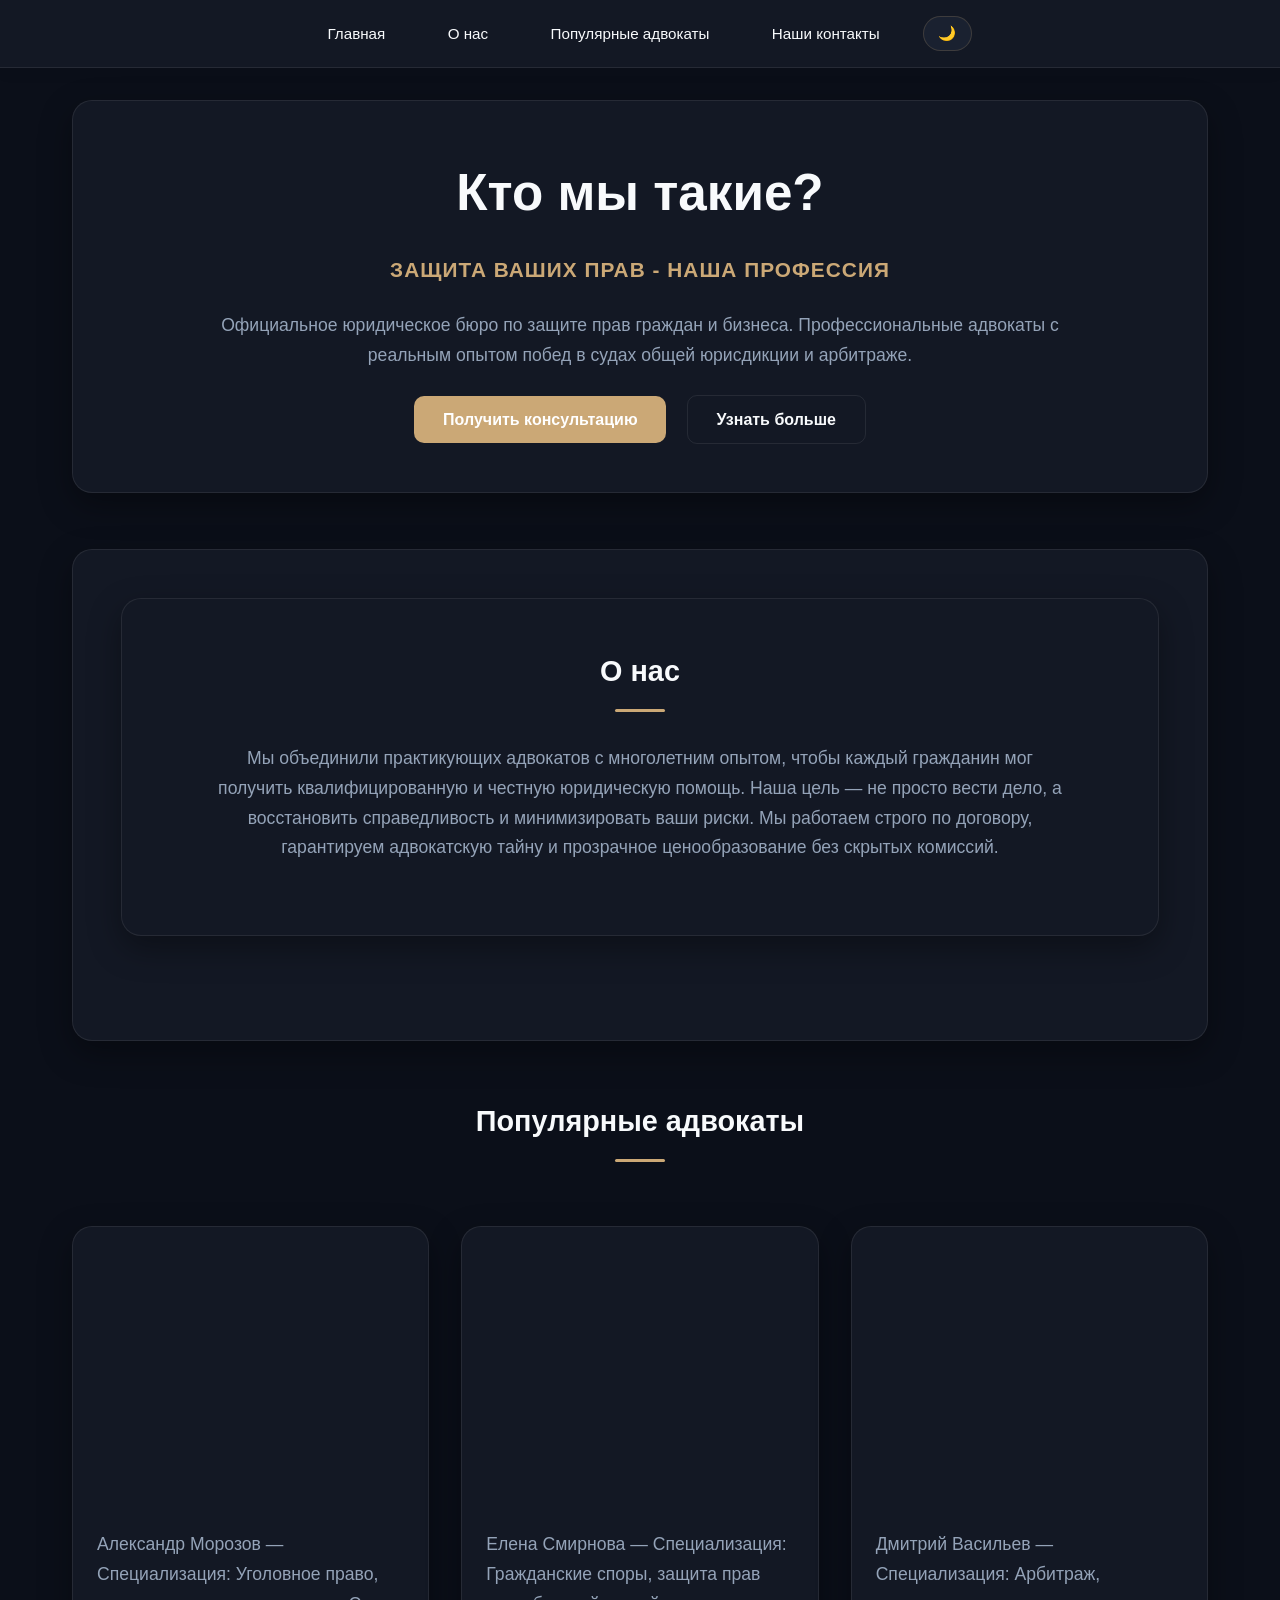
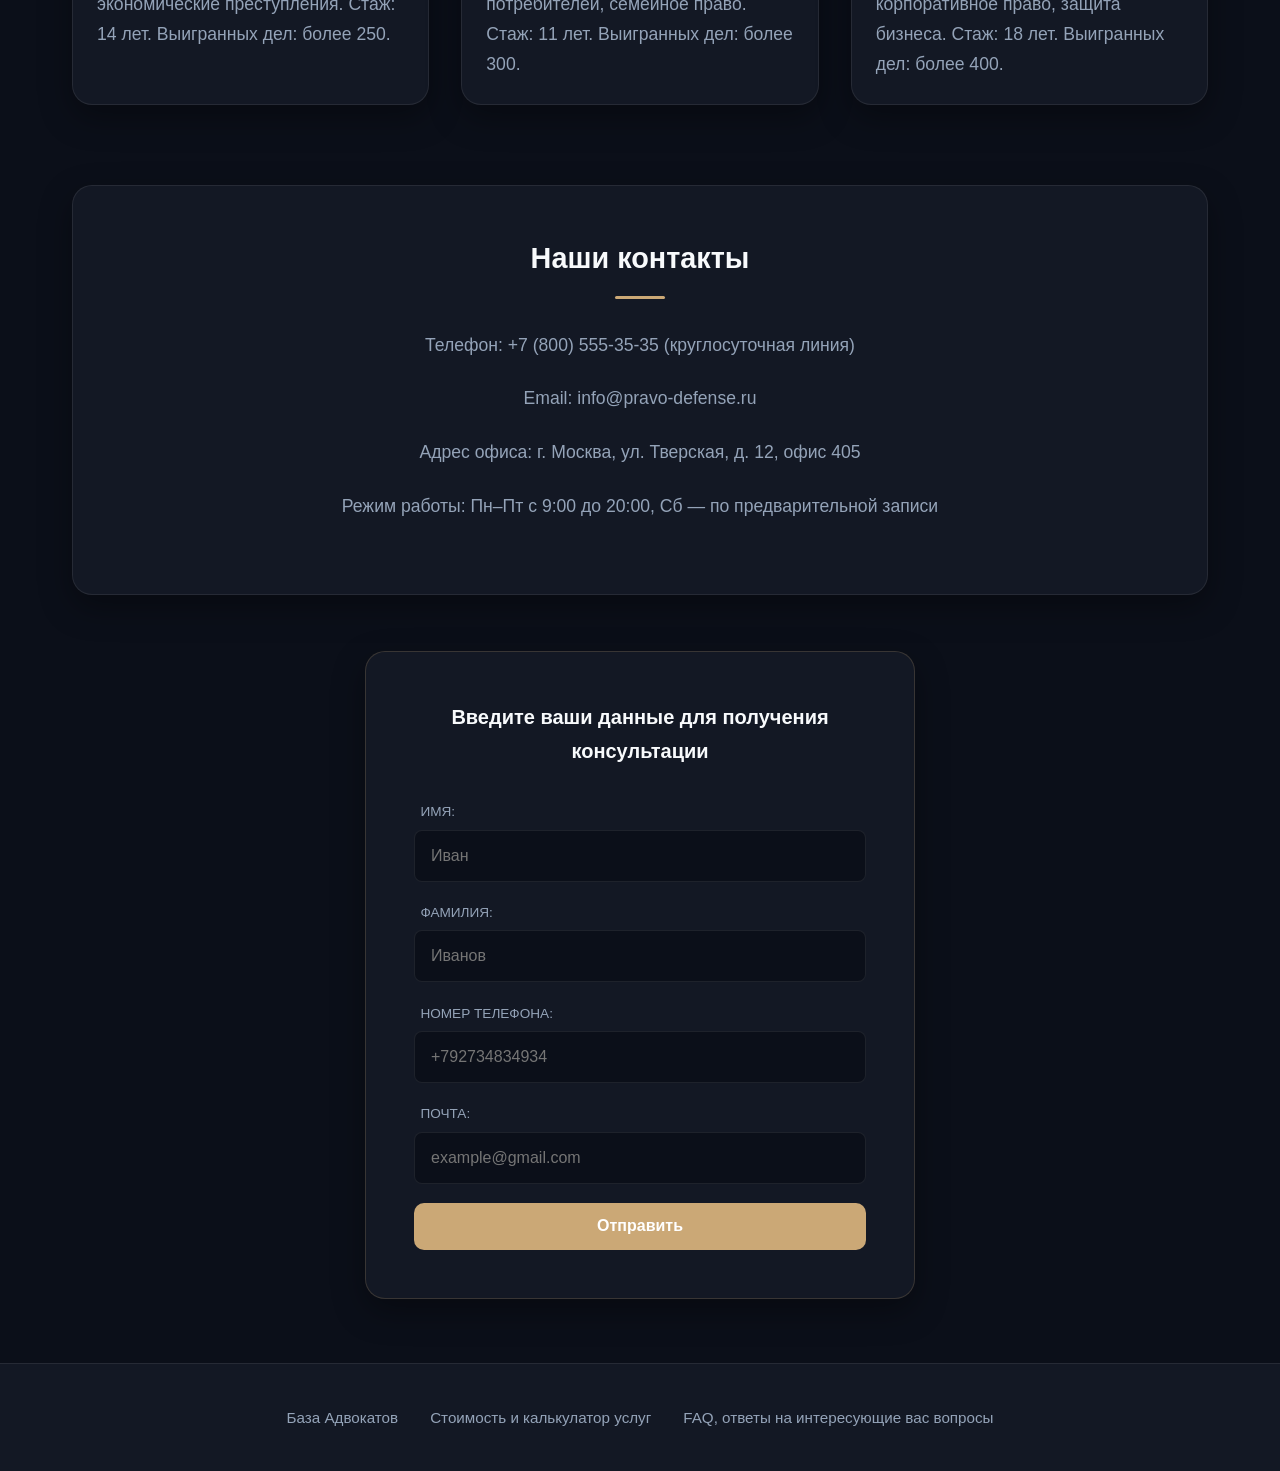
<file: index.html>
<!DOCTYPE html>
<html lang="ru" data-theme="light">
<head>
  <meta charset="UTF-8">
  <meta name="viewport" content="width=device-width, initial-scale=1.0">
  <link rel="stylesheet" href="style.css">
  <script src="java.js"></script>
  <title>Адвокат.net</title>
</head>
<body>
  <header>
  <nav>
    <ul>
      <li><a href="#block_1">Главная</a></li>
      <li><a href="#onas">О нас</a></li>
      <li><a href="#lawyers">Популярные адвокаты</a></li>
      <li><a href="#reg">Наши контакты</a></li>
      <li><button id="theme-toggle">🌙</button></li>
    </ul>
  </nav>
</header>
  <main>
    <article>
    <section>
      <div class="block_1">
        <h1 id="block_1">Кто мы такие?</h1>
        <p id="slogan">Защита ваших прав - наша профессия</p>
        <p id="regular_text">Официальное юридическое бюро по защите прав граждан и бизнеса. Профессиональные адвокаты с реальным опытом побед в судах общей юрисдикции и арбитраже.</p>
        <a href="#registration"><button id="frts_btn" type="submit">Получить консультацию</button></a>
        <a href="#" target="_blank" rel="noopener noreferrer"><button id="sec_btn" type="button">Узнать больше</button></a>
      </section>
      </div>
    <section id="onas">
      <div class="block_2">
      <h2 >О нас</h2>
        <p>Мы объединили практикующих адвокатов с многолетним опытом, чтобы каждый гражданин мог получить квалифицированную и честную юридическую помощь. Наша цель — не просто вести дело, а восстановить справедливость и минимизировать ваши риски. Мы работаем строго по договору, гарантируем адвокатскую тайну и прозрачное ценообразование без скрытых комиссий.</p>
     </div>

    </section>
    <section id="lawyers">
      <h2>Популярные адвокаты</h2>
      <p>Александр Морозов — Специализация: Уголовное право, экономические преступления. Стаж: 14 лет. Выигранных дел: более 250.</p>
      <p>Елена Смирнова — Специализация: Гражданские споры, защита прав потребителей, семейное право. Стаж: 11 лет. Выигранных дел: более 300.</p>
      <p>Дмитрий Васильев — Специализация: Арбитраж, корпоративное право, защита бизнеса. Стаж: 18 лет. Выигранных дел: более 400.</p>
    </section>
    <section>
      <h2>Наши контакты</h2>
      <p>Телефон: +7 (800) 555-35-35 (круглосуточная линия)</p>
      <p>Email: info@pravo-defense.ru</p>
      <p>Адрес офиса: г. Москва, ул. Тверская, д. 12, офис 405</p>
      <p>Режим работы: Пн–Пт с 9:00 до 20:00, Сб — по предварительной записи</p>
    </section>
    <section id="reg">
      <div class="registration" id="registration">
        <p>Введите ваши данные для получения консультации</p>
        <form>
          <label for="reg_name" >Имя:</label>
          <input type="text" name="name" id="reg_name" required placeholder="Иван">
          <label for="reg_surname">Фамилия:</label>
          <input type="text" name="surname" id="reg_surname" required placeholder="Иванов">
          <label for="reg_phone">Номер телефона:</label>
          <input type="phone" name="phone" id="reg_phone" pattern="^[0-9+\-\(\) ]*$" required placeholder="+792734834934">
          <label for="reg_email">Почта:</label>
          <input type="email" name="email" id="reg_email" required placeholder="example@gmail.com">
          <button type="submit">Отправить</button>
        </form>
      </div>
    </section>
    <aside>
      
    </aside>
  </article>
  </main>
  
<footer>
  <nav>
    <ul>
      <li><a href="lawyers.html">База Адвокатов</a></li>
      <li><a href="calculator.html">Стоимость и калькулатор услуг</a></li>
      <li><a href="faq.html">FAQ, ответы на интересующие вас вопросы</a></li>
    </ul>
  </nav>
</footer>
</body>
</html>
</file>
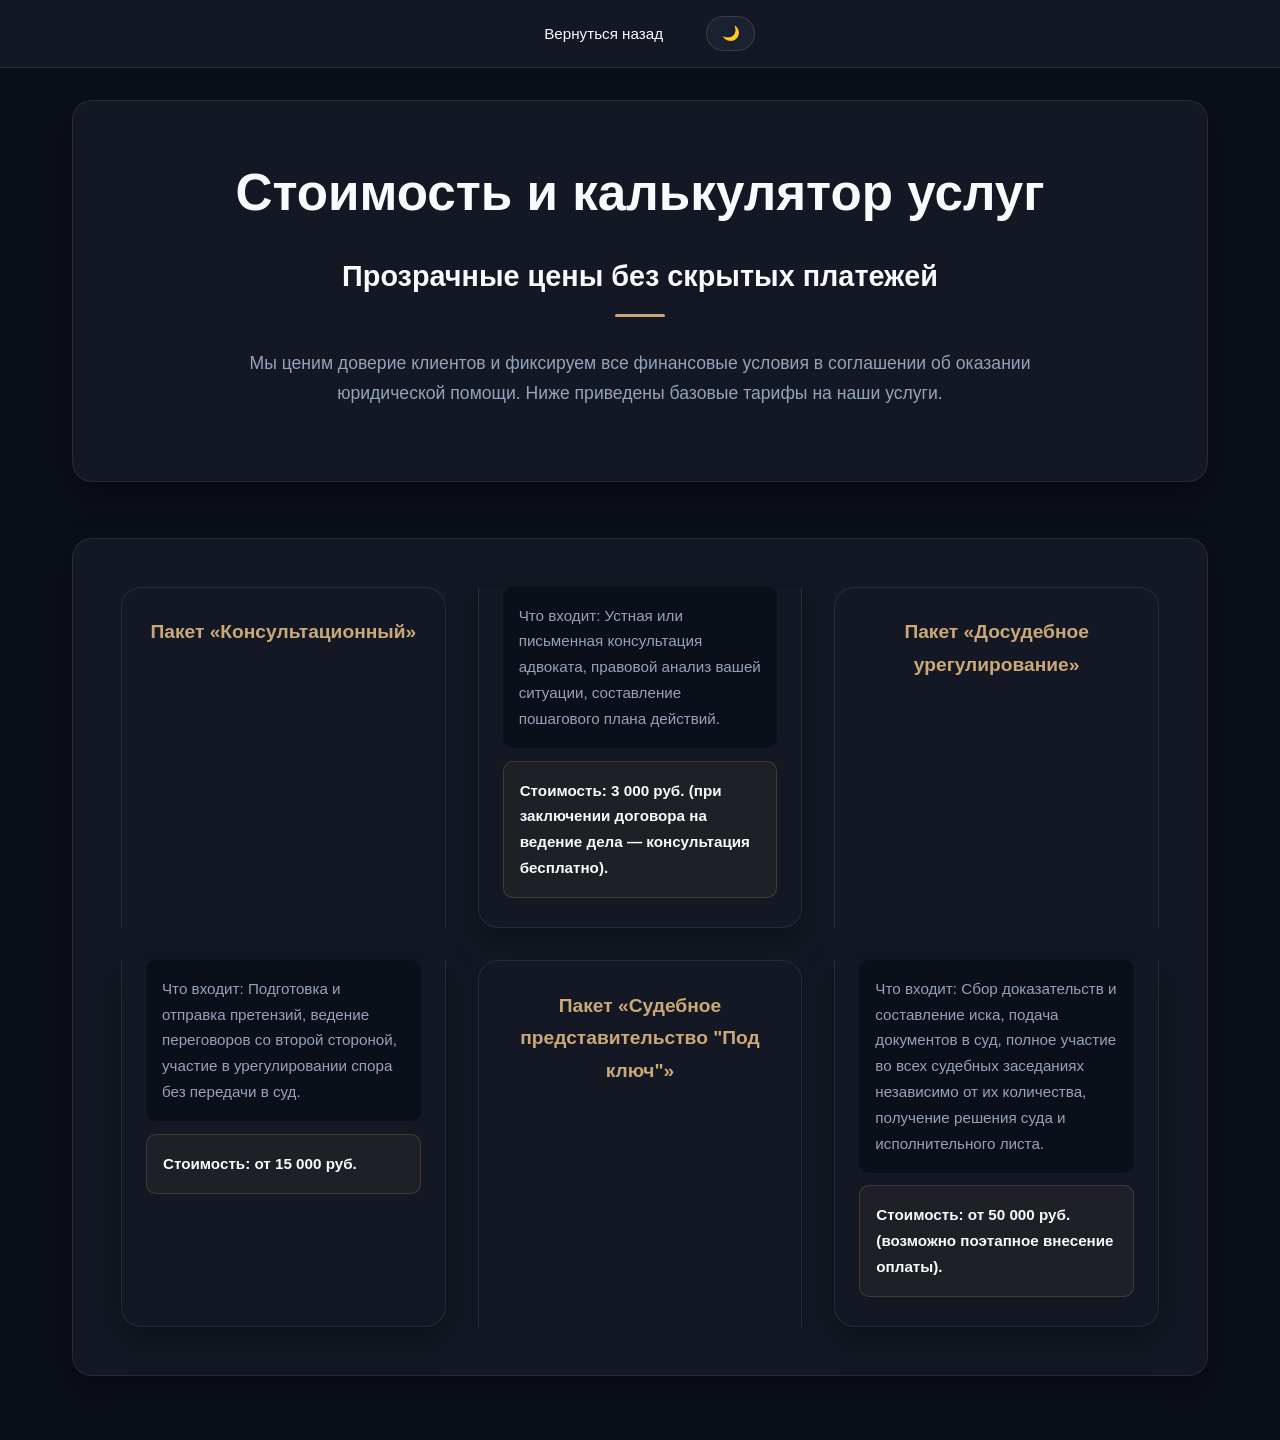
<file: calculator.html>
<!DOCTYPE html>
<html lang="en">
<head>
  <meta charset="UTF-8">
  <meta name="viewport" content="width=device-width, initial-scale=1.0">
  <link rel="stylesheet" href="style.css">
  <script src="java.js"></script>
  <title>Cost and calculate</title>
</head>
<body>
  <header>
  <nav>
    <ul>
      <li><a href="index.html">Вернуться назад</a></li>
      <li><button id="theme-toggle">🌙</button></li>
    </ul>
  </nav>
</header>
  <main>
    <article>
      <section id="main_inf">
        <h1>Стоимость и калькулятор услуг</h1>
        <h2>Прозрачные цены без скрытых платежей</h2>
        <p>Мы ценим доверие клиентов и фиксируем все финансовые условия в соглашении об оказании юридической помощи. Ниже приведены базовые тарифы на наши услуги.</p>
      </section>
      <section>
        <div class="pakets">
          <h3>Пакет «Консультационный»</h3>
          <ul>
            <li><p>Что входит: Устная или письменная консультация адвоката, правовой анализ вашей ситуации, составление пошагового плана действий.</p></li>
            <li><p>Стоимость: 3 000 руб. (при заключении договора на ведение дела — консультация бесплатно).</p></li>
          </ul>
          <h3>Пакет «Досудебное урегулирование»</h3>
          <ul>
            <li><p>Что входит: Подготовка и отправка претензий, ведение переговоров со второй стороной, участие в урегулировании спора без передачи в суд.</p></li>
            <li><p>Стоимость: от 15 000 руб.</p></li>
          </ul>
          <h3>Пакет «Судебное представительство "Под ключ"»</h3>
          <ul>
            <li><p>Что входит: Сбор доказательств и составление иска, подача документов в суд, полное участие во всех судебных заседаниях независимо от их количества, получение решения суда и исполнительного листа.</p></li>
            <li><p>Стоимость: от 50 000 руб. (возможно поэтапное внесение оплаты).</p></li>
          </ul>
        </div>
      </section>
    </article>
  </main>
</body>
</html>
</file>
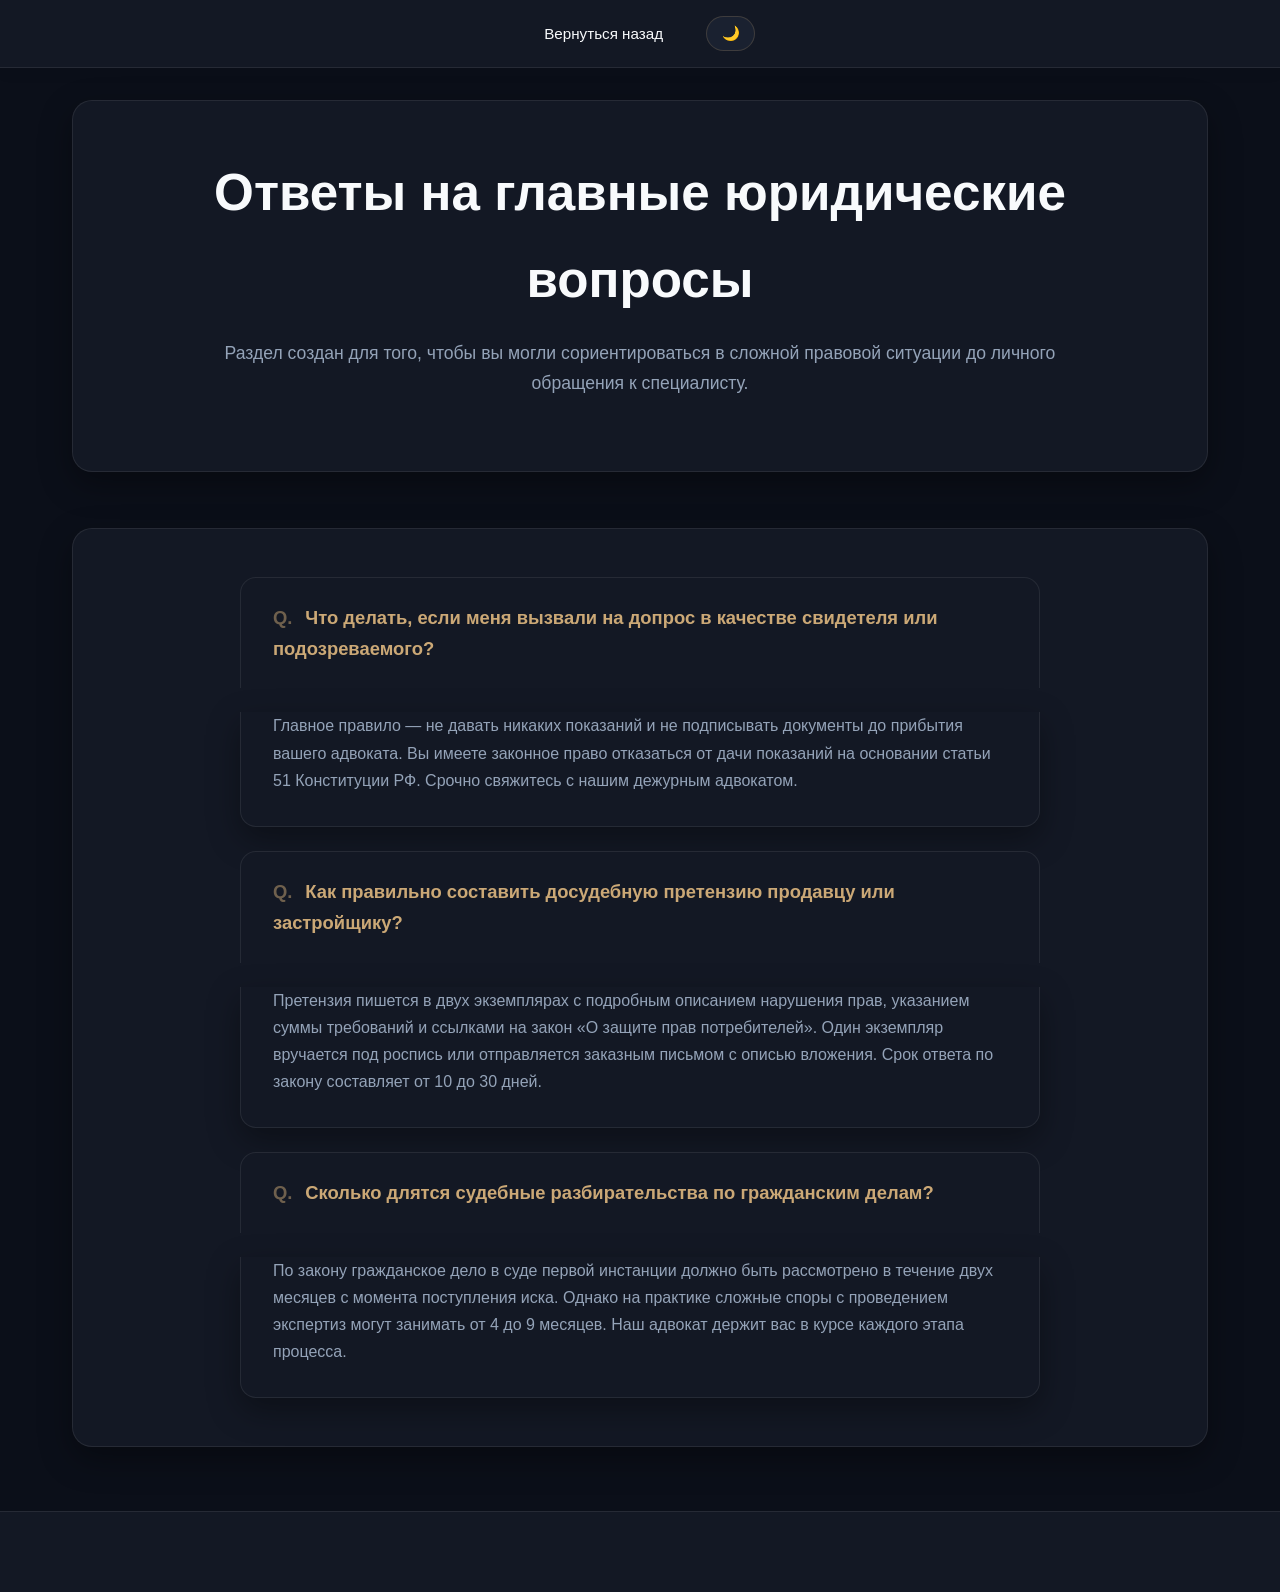
<file: faq.html>
<!DOCTYPE html>
<html lang="en">
<head>
  <meta charset="UTF-8">
  <meta name="viewport" content="width=device-width, initial-scale=1.0">
  <link rel="stylesheet" href="style.css">
  <script src="java.js"></script>
  <title>FAQ</title>
</head>
<body>
 <header>
  <nav>
    <ul>
      <li><a href="index.html">Вернуться назад</a></li>
      <li><button id="theme-toggle">🌙</button></li>
    </ul>
  </nav>
</header>
  <main>
    <article>
      <section>
          <h1>Ответы на главные юридические вопросы</h1>
          <p>Раздел создан для того, чтобы вы могли сориентироваться в сложной правовой ситуации до личного обращения к специалисту.</p>
      </section>
      <section>
        <div class="questions">
          <h3>Что делать, если меня вызвали на допрос в качестве свидетеля или подозреваемого?</h3>
          <p>Главное правило — не давать никаких показаний и не подписывать документы до прибытия вашего адвоката. Вы имеете законное право отказаться от дачи показаний на основании статьи 51 Конституции РФ. Срочно свяжитесь с нашим дежурным адвокатом.</p>
          <h3>Как правильно составить досудебную претензию продавцу или застройщику?</h3>
          <p>Претензия пишется в двух экземплярах с подробным описанием нарушения прав, указанием суммы требований и ссылками на закон «О защите прав потребителей». Один экземпляр вручается под роспись или отправляется заказным письмом с описью вложения. Срок ответа по закону составляет от 10 до 30 дней.</p>
          <h3>Сколько длятся судебные разбирательства по гражданским делам?</h3>
          <p>По закону гражданское дело в суде первой инстанции должно быть рассмотрено в течение двух месяцев с момента поступления иска. Однако на практике сложные споры с проведением экспертиз могут занимать от 4 до 9 месяцев. Наш адвокат держит вас в курсе каждого этапа процесса.</p>
        </div>
      </section>
    </article>
  </main>
  <aside>

  </aside>
  <footer>
    <nav>

    </nav>
  </footer>
</body>
</html>
</file>
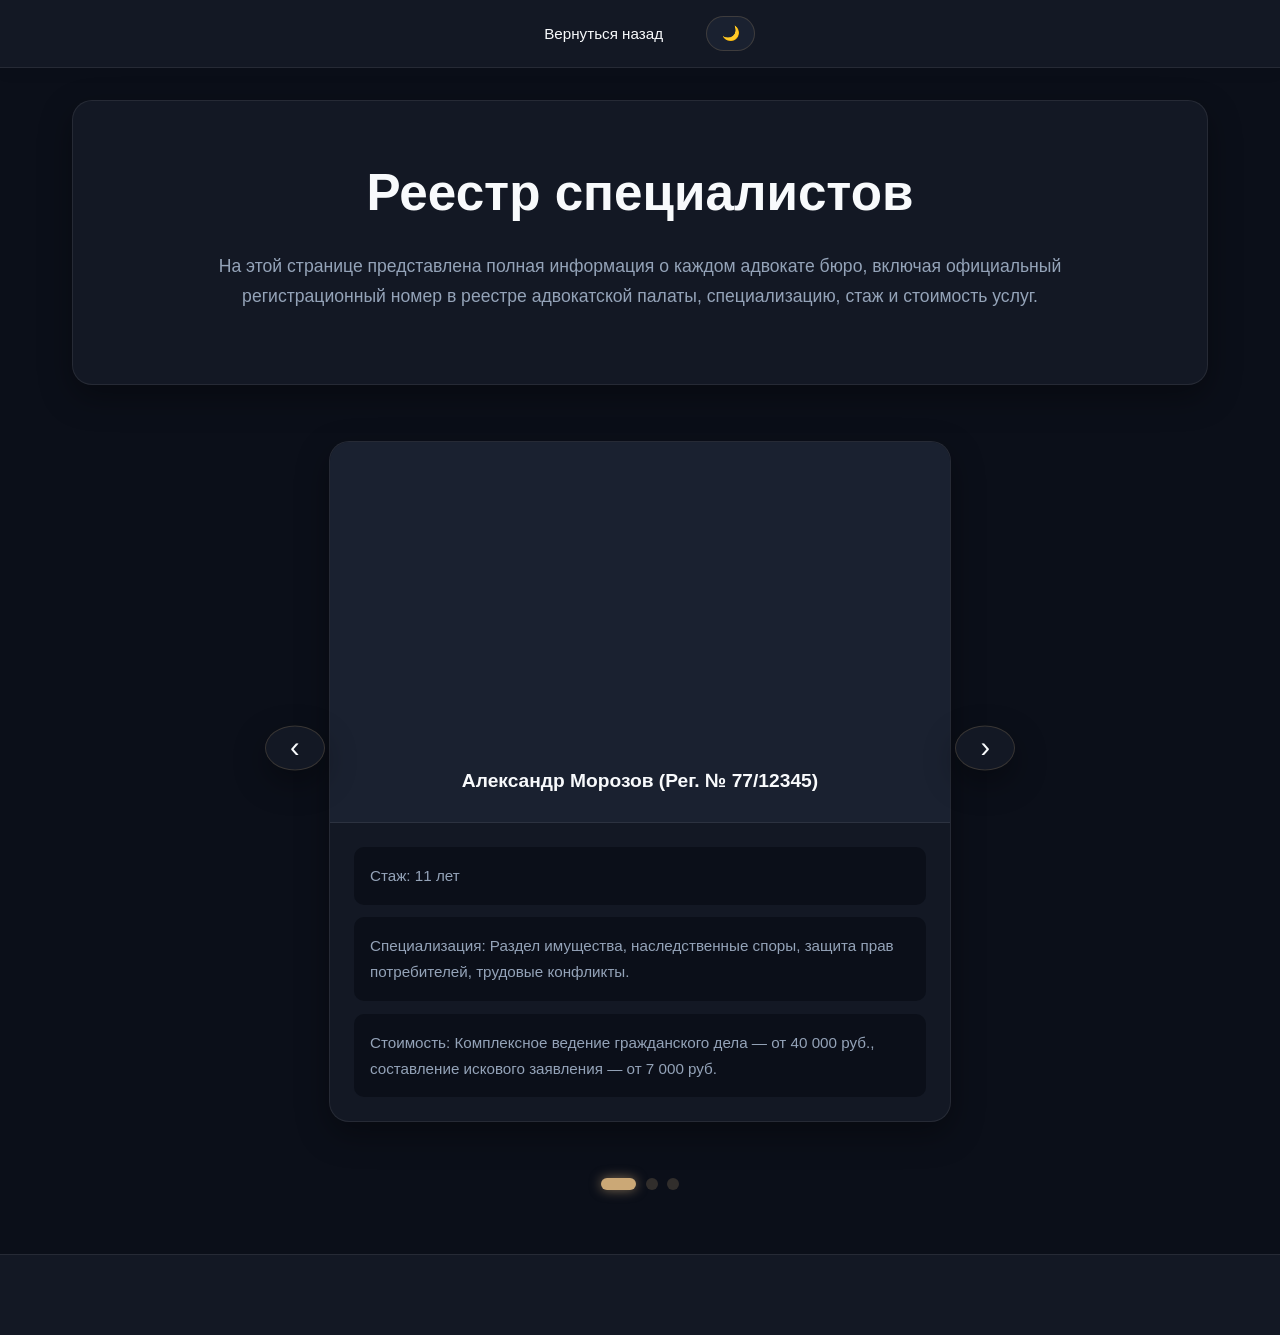
<file: lawyers.html>
<!DOCTYPE html>
<html lang="en">
<head>
  <meta charset="UTF-8">
  <meta name="viewport" content="width=device-width, initial-scale=1.0">
  <link rel="stylesheet" href="style.css">
  <script src="java.js"></script>
  <title>Lawyers</title>
</head>
<body>
  <header>
  <nav>
    <ul>
      <li><a href="index.html">Вернуться назад</a></li>
      <li><button id="theme-toggle">🌙</button></li>
    </ul>
  </nav>
</header>
  <main>
    <article>
    <section id="text">
      <h1>Реестр специалистов</h1>
      <p>На этой странице представлена полная информация о каждом адвокате бюро, включая официальный регистрационный номер в реестре адвокатской палаты, специализацию, стаж и стоимость услуг.</p>
      </section>
    <div class="slider">
      <section id="lawyers">
          <div class="slide active">
            <p>Александр Морозов (Рег. № 77/12345)</p>
            <ul>
              <li><p>Стаж: 11 лет</p></li>
              <li><p>Специализация: Раздел имущества, наследственные споры, защита прав потребителей, трудовые конфликты.</p></li>
              <li><p>Стоимость: Комплексное ведение гражданского дела — от 40 000 руб., составление искового заявления — от 7 000 руб.</p></li>
            </ul>
          </div>
          <div class="slide">
            <p>Елена Смирнова (Рег. № 77/23456)</p>
            <ul>
              <li><p>Стаж: 14 лет</p></li>
              <li><p>Специализация: Уголовное право любой сложности, защита подозреваемых и обвиняемых на стадии следствия и в суде</p></li>
              <li><p>Стоимость: Ведение дела в суде первой инстанции — от 80 000 руб., срочный выезд к задержанному — 20 000 руб.</p></li>
            </ul>
          </div>
          <div class="slide">
            <p>Дмитрий Васильев (Рег. № 77/34567)</p>
            <ul>
              <li><p>Стаж: 18 лет</p></li>
              <li><p>Специализация: Арбитражные споры, банкротство физических и юридических лиц, налоговые споры.</p></li>
              <li><p>Стоимость: Представительство в арбитражном суде — от 60 000 руб. за заседание, анализ договоров и рисков — от 15 000 руб.</p></li>
            </ul>
          </div>
      </section>
      <button class="next-btn"><img src="png-transparent-arrow-computer-icons-right-arrow-angle-desktop-wallpaper-internet.png" alt="стрелка вправо"></button>
      <button class="perv-btn"><img src="png-transparent-arrow-computer-icons-right-arrow-angle-desktop-wallpaper-internet.png" alt="стрелка влево"></button>
    </div>
    <div class="indicator">
      <span class="indicator-item active"></span>
      <span class="indicator-item"></span>
      <span class="indicator-item"></span>
    </div>
    <aside>
      
    </aside>
  </article>
  </main>
  
<footer>
  <nav></nav>
</footer>
</body>
</html>
</file>
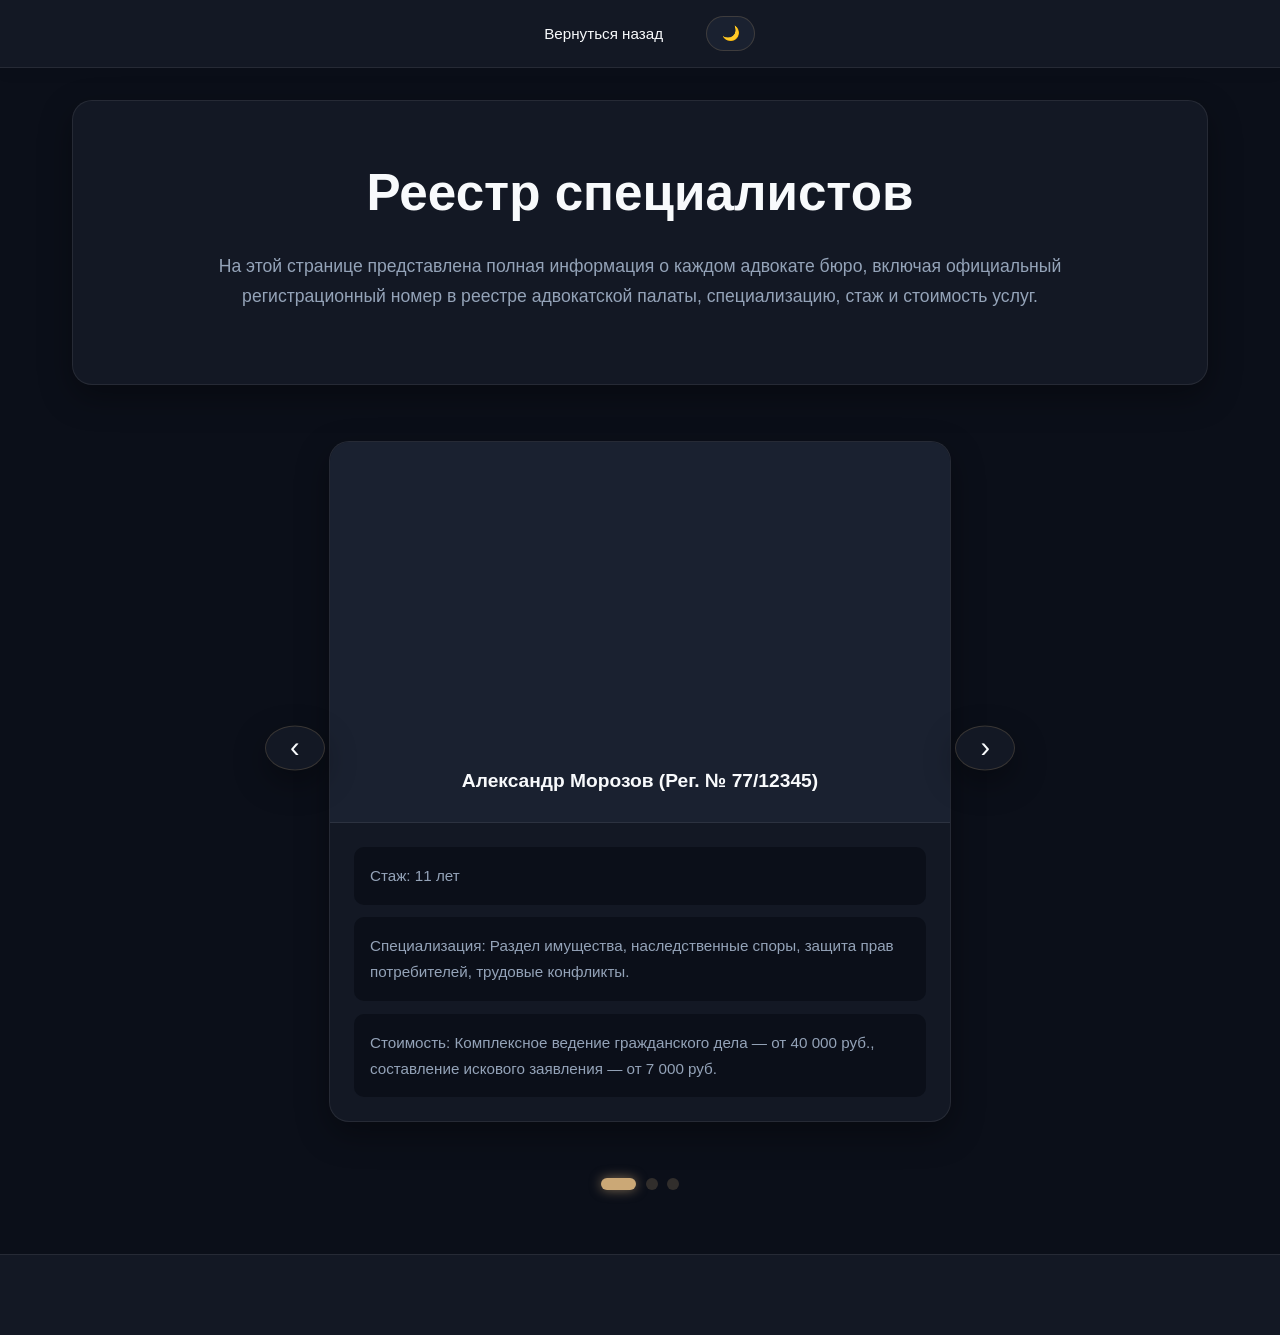
<file: БАЗА_АДВОТКАТОВ.html>
<!DOCTYPE html>
<html lang="en">
<head>
  <meta charset="UTF-8">
  <meta name="viewport" content="width=device-width, initial-scale=1.0">
  <link rel="stylesheet" href="style.css">
  <script src="java.js"></script>
  <title>Lawyers</title>
</head>
<body>
  <header>
  <nav>
    <ul>
      <li><a href="ОСНОВНАЯ СТРАНИЦА.html">Вернуться назад</a></li>
      <li><button id="theme-toggle">🌙</button></li>
    </ul>
  </nav>
</header>
  <main>
    <article>
    <section id="text">
      <h1>Реестр специалистов</h1>
      <p>На этой странице представлена полная информация о каждом адвокате бюро, включая официальный регистрационный номер в реестре адвокатской палаты, специализацию, стаж и стоимость услуг.</p>
      </section>
    <div class="slider">
      <section id="lawyers">
          <div class="slide active">
            <p>Александр Морозов (Рег. № 77/12345)</p>
            <ul>
              <li><p>Стаж: 11 лет</p></li>
              <li><p>Специализация: Раздел имущества, наследственные споры, защита прав потребителей, трудовые конфликты.</p></li>
              <li><p>Стоимость: Комплексное ведение гражданского дела — от 40 000 руб., составление искового заявления — от 7 000 руб.</p></li>
            </ul>
          </div>
          <div class="slide">
            <p>Елена Смирнова (Рег. № 77/23456)</p>
            <ul>
              <li><p>Стаж: 14 лет</p></li>
              <li><p>Специализация: Уголовное право любой сложности, защита подозреваемых и обвиняемых на стадии следствия и в суде</p></li>
              <li><p>Стоимость: Ведение дела в суде первой инстанции — от 80 000 руб., срочный выезд к задержанному — 20 000 руб.</p></li>
            </ul>
          </div>
          <div class="slide">
            <p>Дмитрий Васильев (Рег. № 77/34567)</p>
            <ul>
              <li><p>Стаж: 18 лет</p></li>
              <li><p>Специализация: Арбитражные споры, банкротство физических и юридических лиц, налоговые споры.</p></li>
              <li><p>Стоимость: Представительство в арбитражном суде — от 60 000 руб. за заседание, анализ договоров и рисков — от 15 000 руб.</p></li>
            </ul>
          </div>
      </section>
      <button class="next-btn"><img src="png-transparent-arrow-computer-icons-right-arrow-angle-desktop-wallpaper-internet.png" alt="стрелка вправо"></button>
      <button class="perv-btn"><img src="png-transparent-arrow-computer-icons-right-arrow-angle-desktop-wallpaper-internet.png" alt="стрелка влево"></button>
    </div>
    <div class="indicator">
      <span class="indicator-item active"></span>
      <span class="indicator-item"></span>
      <span class="indicator-item"></span>
    </div>
    <aside>
      
    </aside>
  </article>
  </main>
  
<footer>
  <nav></nav>
</footer>
</body>
</html>
</file>
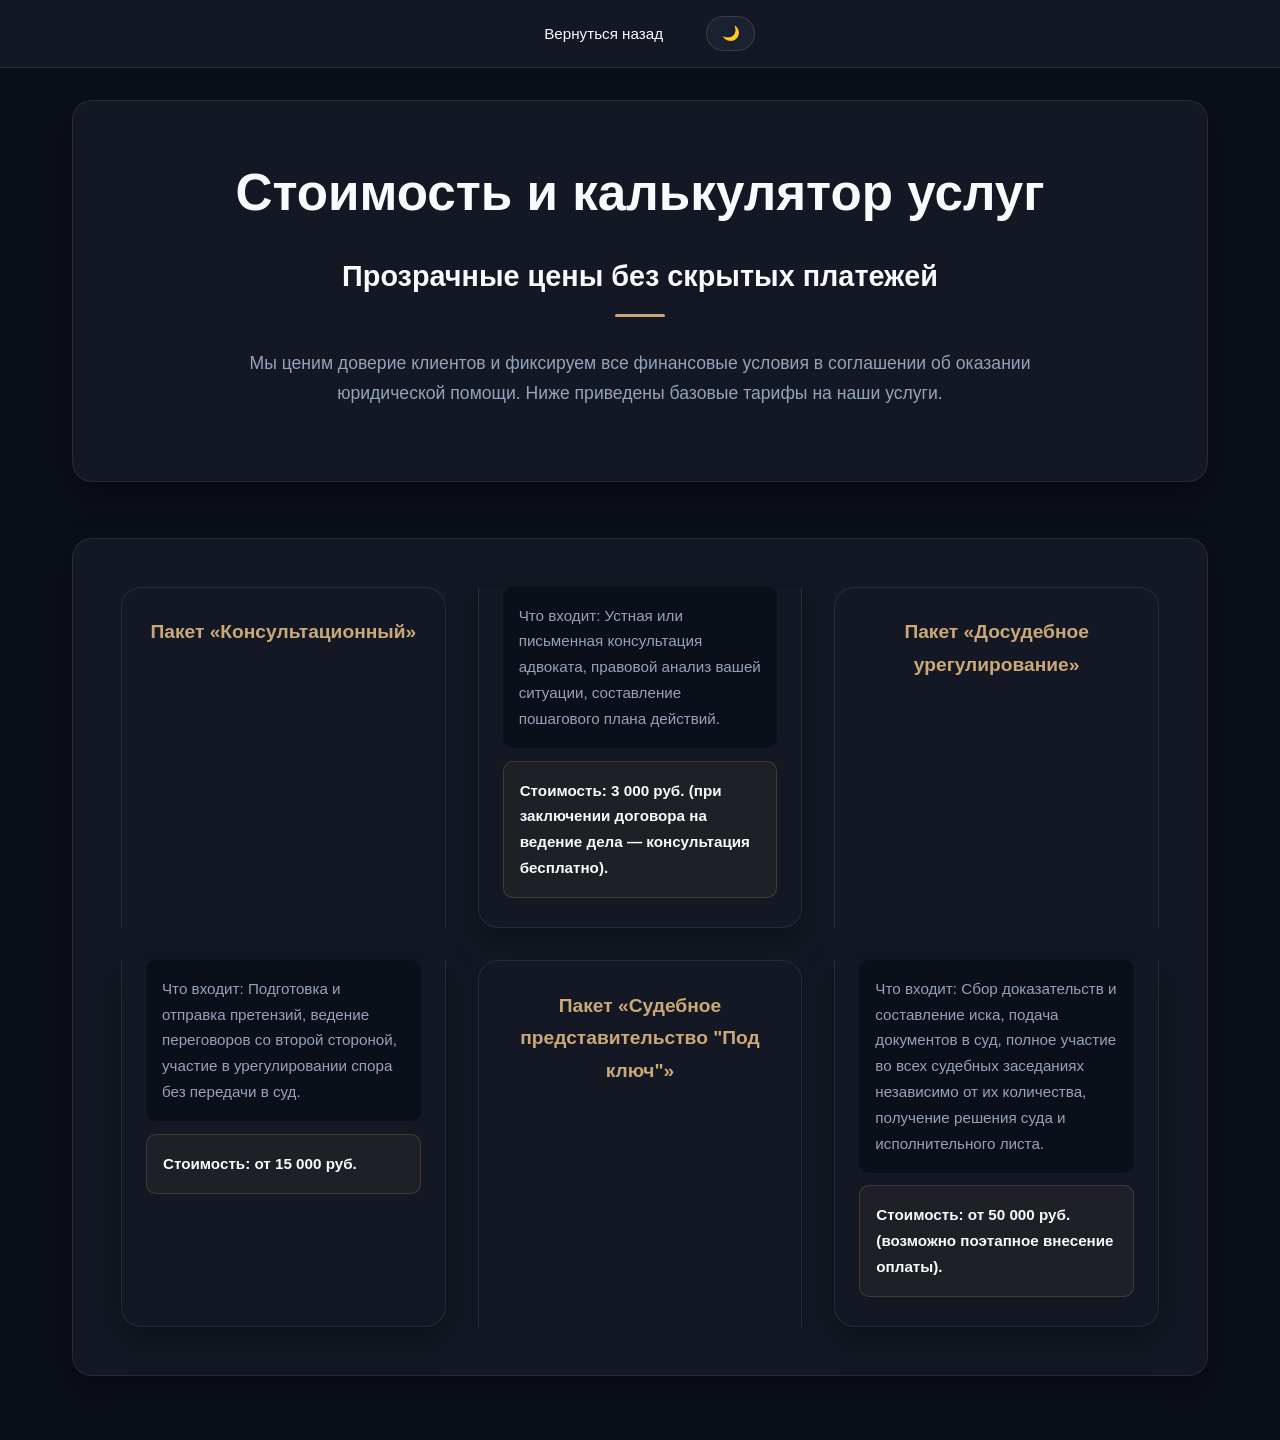
<file: КАЛЬКУЛЯТОР_СТОИМОСТИ.html>
<!DOCTYPE html>
<html lang="en">
<head>
  <meta charset="UTF-8">
  <meta name="viewport" content="width=device-width, initial-scale=1.0">
  <link rel="stylesheet" href="style.css">
  <script src="java.js"></script>
  <title>Cost and calculate</title>
</head>
<body>
  <header>
  <nav>
    <ul>
      <li><a href="ОСНОВНАЯ СТРАНИЦА.html">Вернуться назад</a></li>
      <li><button id="theme-toggle">🌙</button></li>
    </ul>
  </nav>
</header>
  <main>
    <article>
      <section id="main_inf">
        <h1>Стоимость и калькулятор услуг</h1>
        <h2>Прозрачные цены без скрытых платежей</h2>
        <p>Мы ценим доверие клиентов и фиксируем все финансовые условия в соглашении об оказании юридической помощи. Ниже приведены базовые тарифы на наши услуги.</p>
      </section>
      <section>
        <div class="pakets">
          <h3>Пакет «Консультационный»</h3>
          <ul>
            <li><p>Что входит: Устная или письменная консультация адвоката, правовой анализ вашей ситуации, составление пошагового плана действий.</p></li>
            <li><p>Стоимость: 3 000 руб. (при заключении договора на ведение дела — консультация бесплатно).</p></li>
          </ul>
          <h3>Пакет «Досудебное урегулирование»</h3>
          <ul>
            <li><p>Что входит: Подготовка и отправка претензий, ведение переговоров со второй стороной, участие в урегулировании спора без передачи в суд.</p></li>
            <li><p>Стоимость: от 15 000 руб.</p></li>
          </ul>
          <h3>Пакет «Судебное представительство "Под ключ"»</h3>
          <ul>
            <li><p>Что входит: Сбор доказательств и составление иска, подача документов в суд, полное участие во всех судебных заседаниях независимо от их количества, получение решения суда и исполнительного листа.</p></li>
            <li><p>Стоимость: от 50 000 руб. (возможно поэтапное внесение оплаты).</p></li>
          </ul>
        </div>
      </section>
    </article>
  </main>
</body>
</html>
</file>
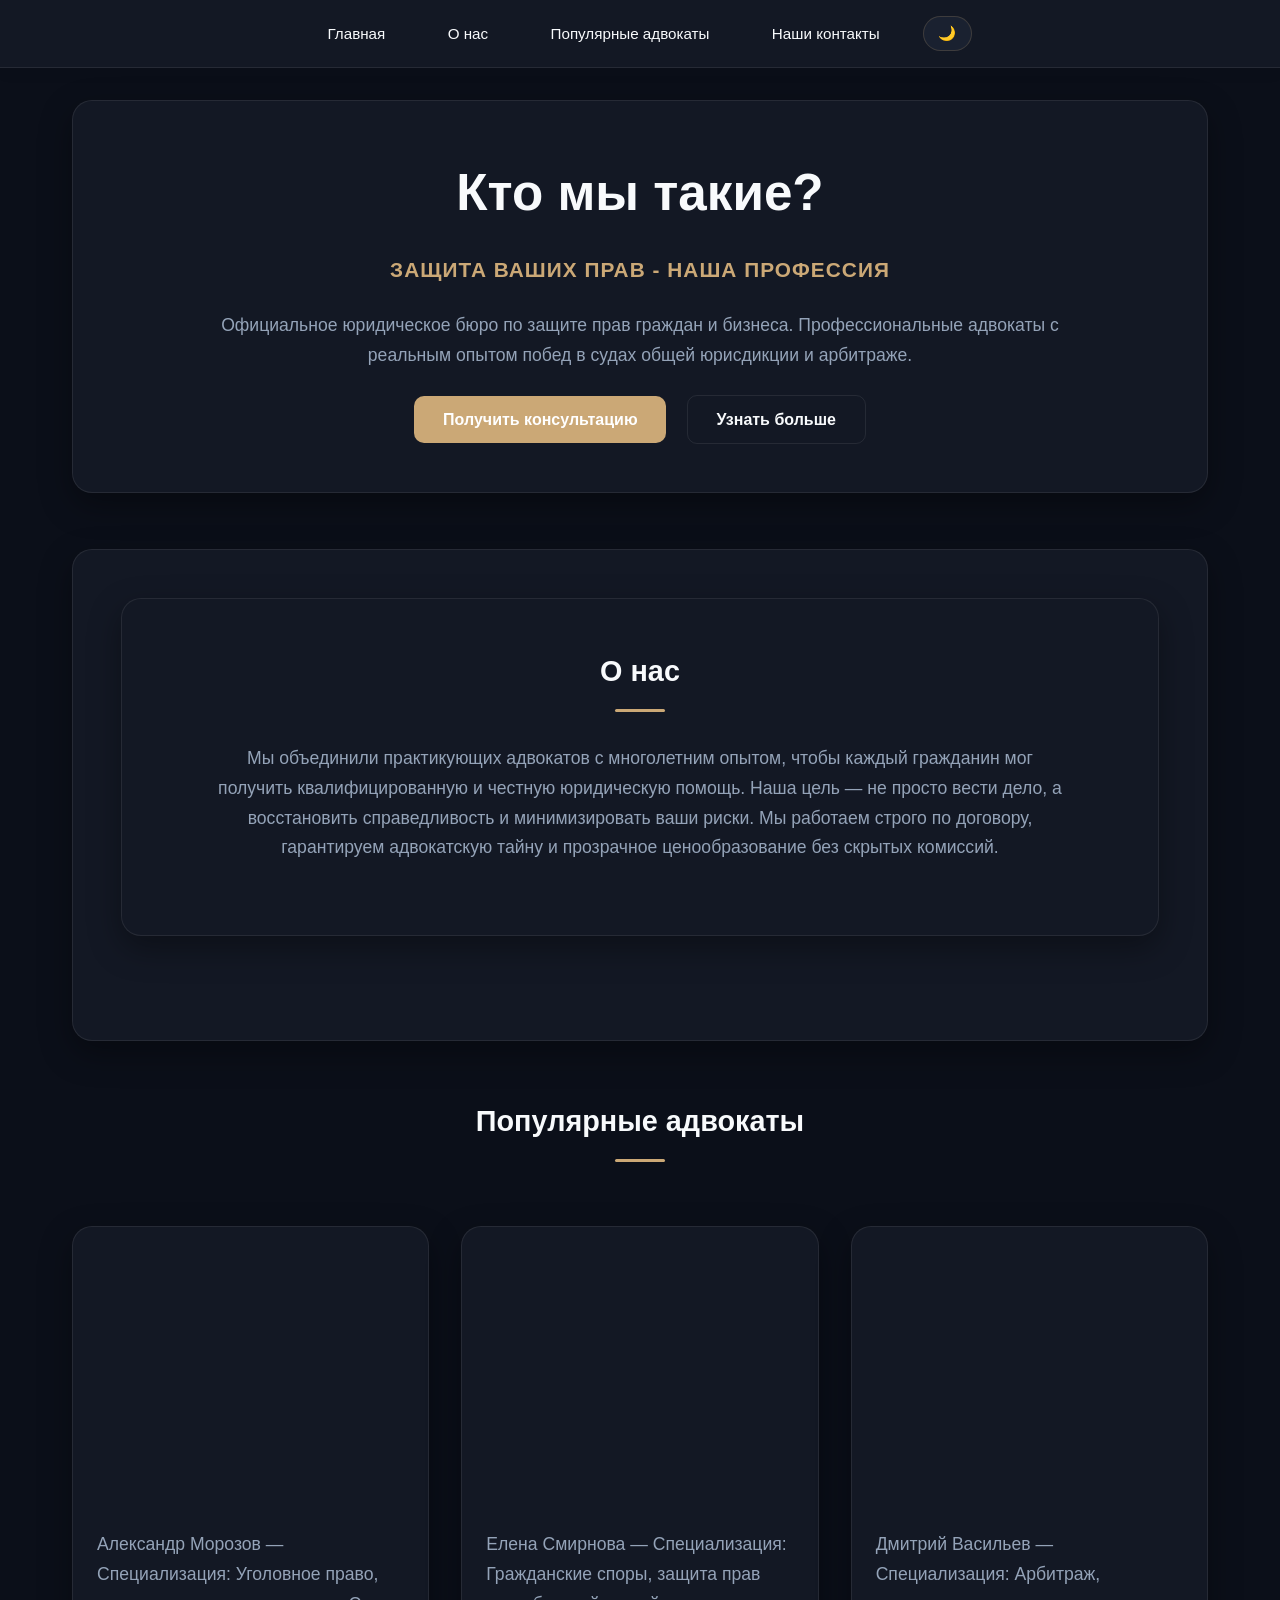
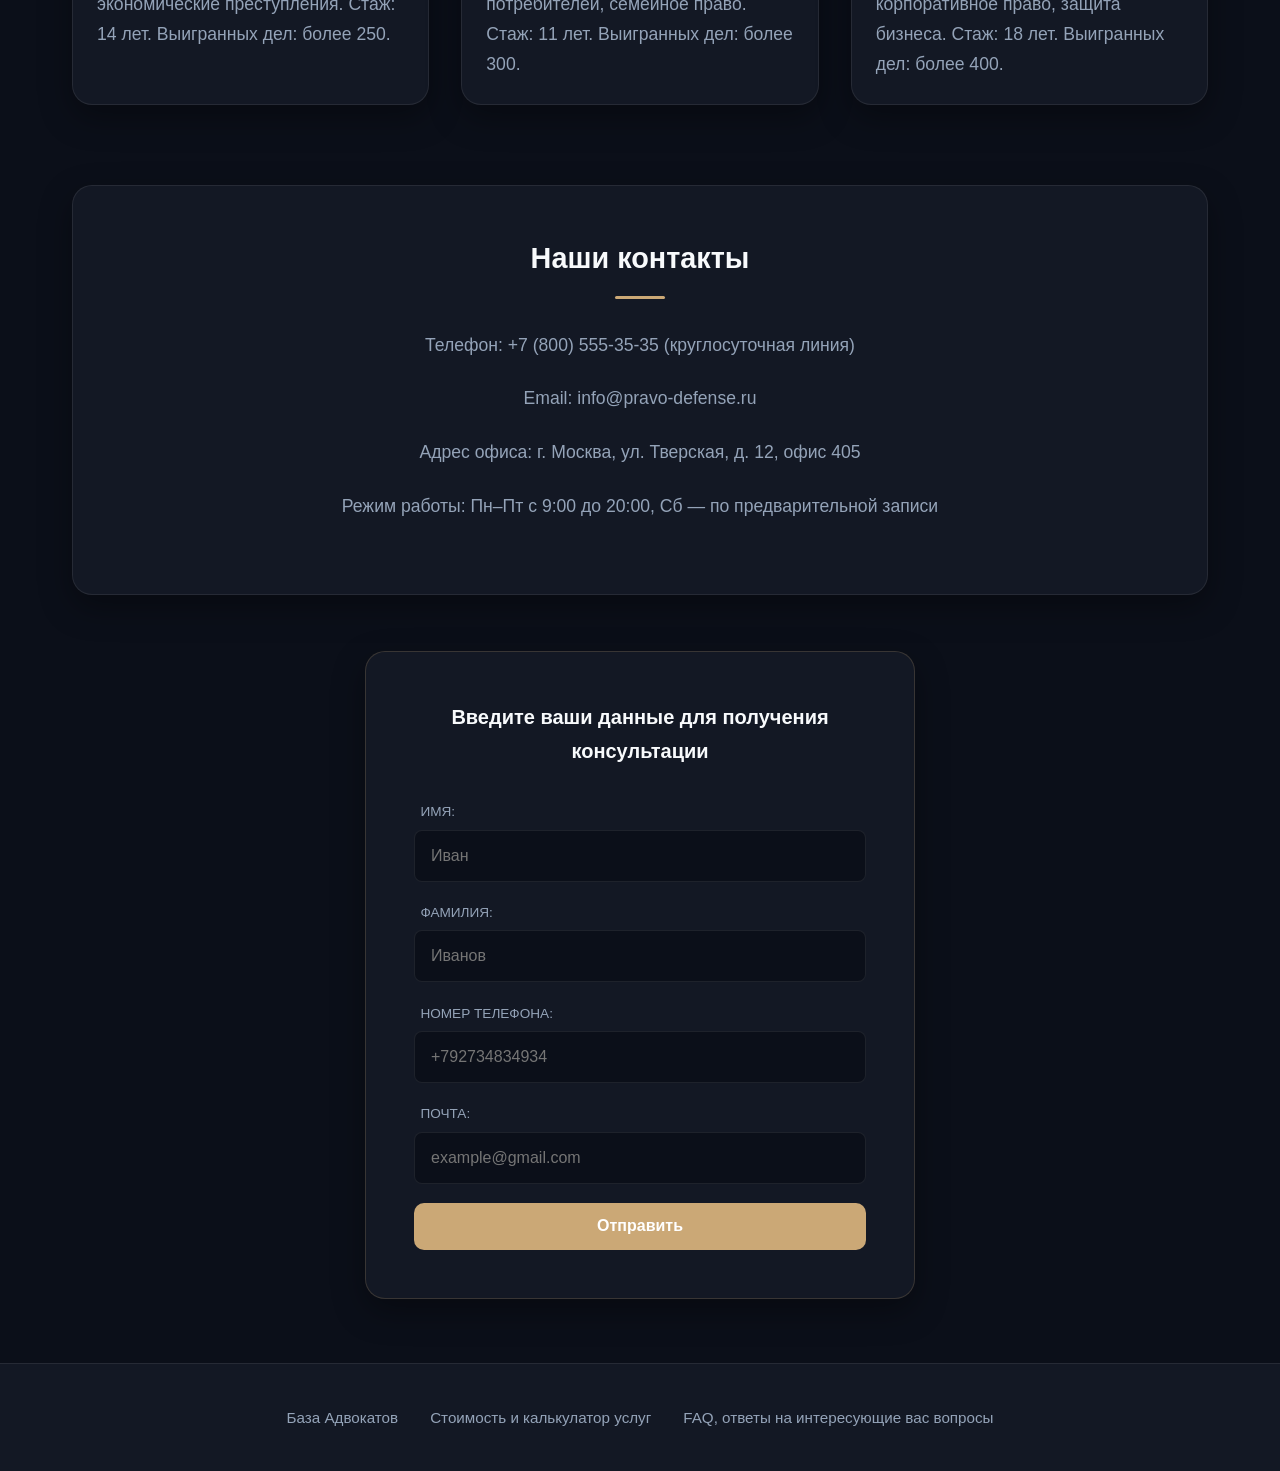
<file: ОСНОВНАЯ СТРАНИЦА.html>
<!DOCTYPE html>
<html lang="ru" data-theme="light">
<head>
  <meta charset="UTF-8">
  <meta name="viewport" content="width=device-width, initial-scale=1.0">
  <link rel="stylesheet" href="style.css">
  <script src="java.js"></script>
  <title>Адвокат.net</title>
</head>
<body>
  <header>
  <nav>
    <ul>
      <li><a href="#block_1">Главная</a></li>
      <li><a href="#onas">О нас</a></li>
      <li><a href="#lawyers">Популярные адвокаты</a></li>
      <li><a href="#reg">Наши контакты</a></li>
      <li><button id="theme-toggle">🌙</button></li>
    </ul>
  </nav>
</header>
  <main>
    <article>
    <section>
      <div class="block_1">
        <h1 id="block_1">Кто мы такие?</h1>
        <p id="slogan">Защита ваших прав - наша профессия</p>
        <p id="regular_text">Официальное юридическое бюро по защите прав граждан и бизнеса. Профессиональные адвокаты с реальным опытом побед в судах общей юрисдикции и арбитраже.</p>
        <a href="#registration"><button id="frts_btn" type="submit">Получить консультацию</button></a>
        <a href="#" target="_blank" rel="noopener noreferrer"><button id="sec_btn" type="button">Узнать больше</button></a>
      </section>
      </div>
    <section id="onas">
      <div class="block_2">
      <h2 >О нас</h2>
        <p>Мы объединили практикующих адвокатов с многолетним опытом, чтобы каждый гражданин мог получить квалифицированную и честную юридическую помощь. Наша цель — не просто вести дело, а восстановить справедливость и минимизировать ваши риски. Мы работаем строго по договору, гарантируем адвокатскую тайну и прозрачное ценообразование без скрытых комиссий.</p>
     </div>

    </section>
    <section id="lawyers">
      <h2>Популярные адвокаты</h2>
      <p>Александр Морозов — Специализация: Уголовное право, экономические преступления. Стаж: 14 лет. Выигранных дел: более 250.</p>
      <p>Елена Смирнова — Специализация: Гражданские споры, защита прав потребителей, семейное право. Стаж: 11 лет. Выигранных дел: более 300.</p>
      <p>Дмитрий Васильев — Специализация: Арбитраж, корпоративное право, защита бизнеса. Стаж: 18 лет. Выигранных дел: более 400.</p>
    </section>
    <section>
      <h2>Наши контакты</h2>
      <p>Телефон: +7 (800) 555-35-35 (круглосуточная линия)</p>
      <p>Email: info@pravo-defense.ru</p>
      <p>Адрес офиса: г. Москва, ул. Тверская, д. 12, офис 405</p>
      <p>Режим работы: Пн–Пт с 9:00 до 20:00, Сб — по предварительной записи</p>
    </section>
    <section id="reg">
      <div class="registration" id="registration">
        <p>Введите ваши данные для получения консультации</p>
        <form>
          <label for="reg_name" >Имя:</label>
          <input type="text" name="name" id="reg_name" required placeholder="Иван">
          <label for="reg_surname">Фамилия:</label>
          <input type="text" name="surname" id="reg_surname" required placeholder="Иванов">
          <label for="reg_phone">Номер телефона:</label>
          <input type="phone" name="phone" id="reg_phone" pattern="^[0-9+\-\(\) ]*$" required placeholder="+792734834934">
          <label for="reg_email">Почта:</label>
          <input type="email" name="email" id="reg_email" required placeholder="example@gmail.com">
          <button type="submit">Отправить</button>
        </form>
      </div>
    </section>
    <aside>
      
    </aside>
  </article>
  </main>
  
<footer>
  <nav>
    <ul>
      <li><a href="БАЗА_АДВОТКАТОВ.html">База Адвокатов</a></li>
      <li><a href="КАЛЬКУЛЯТОР_СТОИМОСТИ.html">Стоимость и калькулатор услуг</a></li>
      <li><a href="ОТВЕТЫ НА ВОПРОСЫ.html">FAQ, ответы на интересующие вас вопросы</a></li>
    </ul>
  </nav>
</footer>
</body>
</html>
</file>
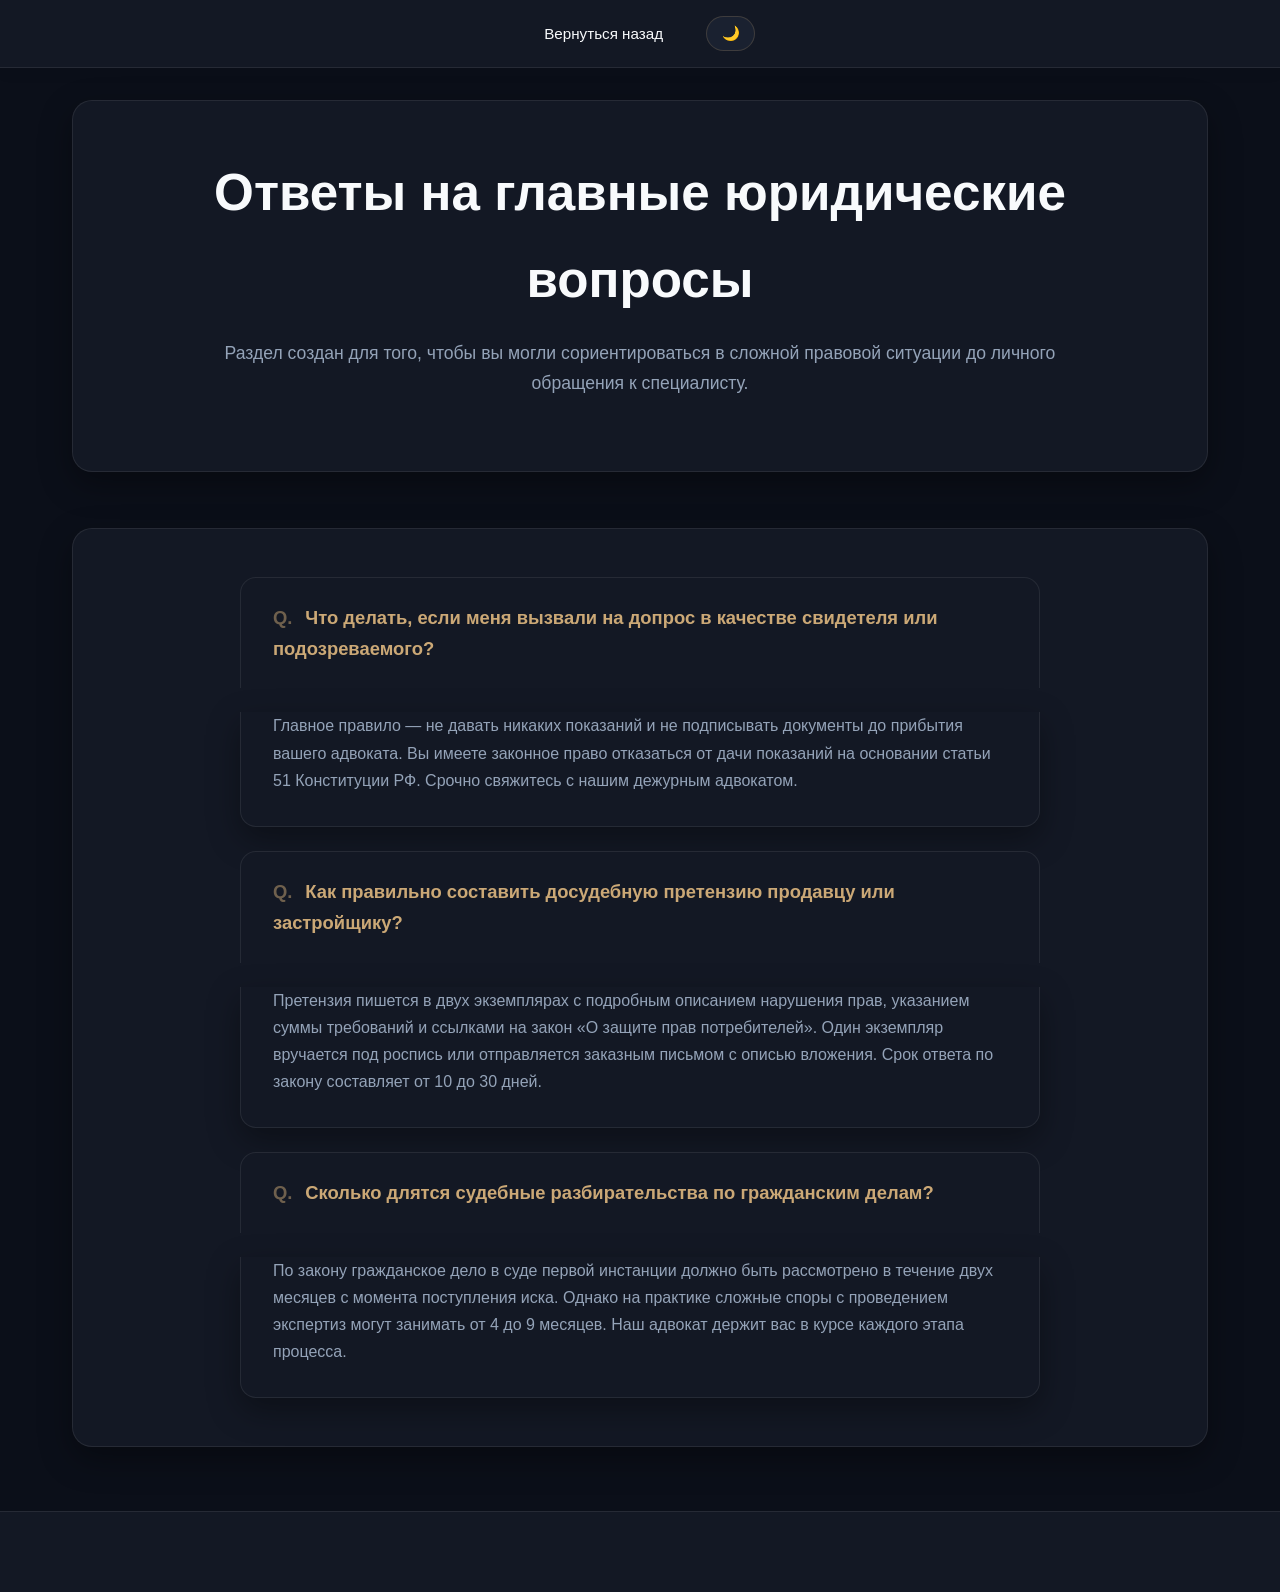
<file: ОТВЕТЫ НА ВОПРОСЫ.html>
<!DOCTYPE html>
<html lang="en">
<head>
  <meta charset="UTF-8">
  <meta name="viewport" content="width=device-width, initial-scale=1.0">
  <link rel="stylesheet" href="style.css">
  <script src="java.js"></script>
  <title>FAQ</title>
</head>
<body>
 <header>
  <nav>
    <ul>
      <li><a href="ОСНОВНАЯ СТРАНИЦА.html">Вернуться назад</a></li>
      <li><button id="theme-toggle">🌙</button></li>
    </ul>
  </nav>
</header>
  <main>
    <article>
      <section>
          <h1>Ответы на главные юридические вопросы</h1>
          <p>Раздел создан для того, чтобы вы могли сориентироваться в сложной правовой ситуации до личного обращения к специалисту.</p>
      </section>
      <section>
        <div class="questions">
          <h3>Что делать, если меня вызвали на допрос в качестве свидетеля или подозреваемого?</h3>
          <p>Главное правило — не давать никаких показаний и не подписывать документы до прибытия вашего адвоката. Вы имеете законное право отказаться от дачи показаний на основании статьи 51 Конституции РФ. Срочно свяжитесь с нашим дежурным адвокатом.</p>
          <h3>Как правильно составить досудебную претензию продавцу или застройщику?</h3>
          <p>Претензия пишется в двух экземплярах с подробным описанием нарушения прав, указанием суммы требований и ссылками на закон «О защите прав потребителей». Один экземпляр вручается под роспись или отправляется заказным письмом с описью вложения. Срок ответа по закону составляет от 10 до 30 дней.</p>
          <h3>Сколько длятся судебные разбирательства по гражданским делам?</h3>
          <p>По закону гражданское дело в суде первой инстанции должно быть рассмотрено в течение двух месяцев с момента поступления иска. Однако на практике сложные споры с проведением экспертиз могут занимать от 4 до 9 месяцев. Наш адвокат держит вас в курсе каждого этапа процесса.</p>
        </div>
      </section>
    </article>
  </main>
  <aside>

  </aside>
  <footer>
    <nav>

    </nav>
  </footer>
</body>
</html>
</file>
<file: style.css>
/* ==========================================================================
   1. ПЕРЕМЕННЫЕ И ПАЛИТРА
   ========================================================================== */
:root {
  --bg-main: #0b0f19;          /* Тёмный основной фон */
  --bg-card: #131824;          /* Фон карточек */
  --bg-card-hover: #1a2130;    
  --accent-gold: #cba876;      /* Золотой акцент */
  --accent-gold-hover: #e0be8d;
  --text-main: #f8fafc;        /* Цвет заголовков */
  --text-muted: #94a3b8;       /* Цвет обычного текста */
  --border-soft: rgba(203, 168, 118, 0.2); 
  --border-divider: rgba(255, 255, 255, 0.08);
  --shadow-card: 0 12px 32px rgba(0, 0, 0, 0.35);
  --transition: all 0.35s cubic-bezier(0.4, 0, 0.2, 1);
  --bg-overlay: linear-gradient(rgba(11, 15, 25, 0.88), rgba(11, 15, 25, 0.96));
}

/* Перезапись переменных для мягкой Светлой темы */
body.white-theme {
  --bg-main: #eef2f6;          /* Мягкий светлый оттенок */
  --bg-card: #ffffff;          /* Белоснежные карточки */
  --bg-card-hover: #f8fafc;    
  --accent-gold: #a87e45;      
  --accent-gold-hover: #8f6935;
  --text-main: #0f172a;        /* Четкий темный текст */
  --text-muted: #475569;       
  --border-soft: rgba(168, 126, 69, 0.3); 
  --border-divider: rgba(0, 0, 0, 0.08);
  --shadow-card: 0 10px 30px rgba(15, 23, 42, 0.08);
  --bg-overlay: linear-gradient(rgba(238, 242, 246, 0.90), rgba(238, 242, 246, 0.95));
}

/* Глобальный сброс */
* {
  box-sizing: border-box;
  margin: 0;
  padding: 0;
}

ul, ol {
  list-style: none;
}

a {
  text-decoration: none;
  color: inherit;
}

html {
  scroll-behavior: smooth;
  font-family: 'Inter', 'Segoe UI', Roboto, Helvetica, Arial, sans-serif;
}

/* ==========================================================================
   ФОНОВОЕ ИЗОБРАЖЕНИЕ СТРАНИЦЫ
   ========================================================================== */
body {
  background-color: var(--bg-main);
  background-image: var(--bg-overlay), url('https://images.unsplash.com/photo-1589829545856-d10d557cf95f?auto=format&fit=crop&w=1920&q=80');
  background-size: cover;
  background-position: center;
  background-attachment: fixed;
  color: var(--text-main);
  line-height: 1.7;
  transition: background-color 0.4s ease, color 0.4s ease;
}

/* ==========================================================================
   2. ШАПКА И НАВИГАЦИЯ
   ========================================================================== */
header {
  position: sticky;
  top: 0;
  z-index: 1000;
  background: var(--bg-card);
  border-bottom: 1px solid var(--border-divider);
  padding: 1rem 5%;
  display: flex;
  justify-content: center;
  align-items: center;
  box-shadow: 0 4px 15px rgba(0,0,0,0.05);
}

header nav ul {
  display: flex;
  gap: 1.5rem;
  flex-wrap: wrap;
  align-items: center;
  justify-content: center;
}

header a {
  color: var(--text-main);
  font-weight: 500;
  font-size: 0.95rem;
  padding: 0.6rem 1.2rem;
  border-radius: 8px;
  transition: var(--transition);
}

header a:hover {
  background: var(--bg-card-hover);
  color: var(--accent-gold);
}

/* Кнопка переключения темы */
#theme-toggle {
  background: var(--bg-card-hover);
  color: var(--text-main);
  border: 1px solid var(--border-soft);
  padding: 0.5rem 0.9rem;
  border-radius: 20px;
  font-weight: 500;
  font-size: 0.9rem;
  cursor: pointer;
  transition: var(--transition);
  display: inline-flex;
  align-items: center;
  gap: 0.5rem;
}

#theme-toggle:hover {
  background: var(--accent-gold);
  color: #fff;
  border-color: var(--accent-gold);
}

/* ==========================================================================
   3. ОБЩИЕ ЗАГОЛОВКИ И КАРТОЧКИ С ДАННЫМИ
   ========================================================================== */
main {
  max-width: 1200px;
  margin: 2rem auto 4rem auto;
  padding: 0 2rem;
}

h1 {
  font-size: clamp(2.2rem, 4vw, 3.2rem);
  color: var(--text-main);
  margin-bottom: 1rem;
  font-weight: 700;
  text-align: center;
}

h2 {
  font-size: 1.8rem;
  color: var(--text-main);
  margin-bottom: 2rem;
  text-align: center;
  position: relative;
  font-weight: 600;
}

h2::after {
  content: '';
  display: block;
  width: 50px;
  height: 3px;
  background: var(--accent-gold);
  margin: 0.8rem auto 0 auto;
  border-radius: 2px;
}

.block_1, .block_2, #main_inf, #text, section:not(#lawyers):not(#reg):has(p:not([id])) {
  background: var(--bg-card);
  padding: 3rem;
  border-radius: 20px;
  border: 1px solid var(--border-divider);
  margin-bottom: 3.5rem;
  box-shadow: var(--shadow-card);
  transition: var(--transition);
}

.block_1 {
  text-align: center;
}

#slogan {
  font-size: 1.3rem;
  color: var(--accent-gold);
  margin-bottom: 1.5rem;
  font-weight: 600;
  text-transform: uppercase;
  letter-spacing: 0.05em;
}

#regular_text, .block_2 p, #text p, #main_inf p, section > p {
  color: var(--text-muted);
  font-size: 1.1rem;
  max-width: 850px;
  margin: 0 auto 1.5rem auto;
  text-align: center;
}

/* Кнопки */
button {
  font-family: inherit;
  cursor: pointer;
  transition: var(--transition);
  padding: 0.9rem 1.8rem;
  border-radius: 10px;
  font-weight: 600;
  font-size: 1rem;
  border: none;
}

#frts_btn, .registration button {
  background: var(--accent-gold);
  color: #ffffff;
}

#frts_btn:hover, .registration button:hover {
  background: var(--accent-gold-hover);
  transform: translateY(-2px);
  box-shadow: 0 6px 20px rgba(168, 126, 69, 0.3);
}

#sec_btn {
  background: transparent;
  color: var(--text-main);
  border: 1px solid var(--border-divider);
  margin-left: 1rem;
}

#sec_btn:hover {
  background: var(--bg-card-hover);
  transform: translateY(-2px);
}

/* Форма */
.registration {
  background: var(--bg-card);
  padding: 3rem;
  border-radius: 20px;
  border: 1px solid var(--border-soft);
  max-width: 550px;
  margin: 0 auto;
  box-shadow: var(--shadow-card);
}

.registration p {
  font-size: 1.25rem;
  color: var(--text-main);
  margin-bottom: 2rem;
  font-weight: 600;
  text-align: center;
}

.registration form {
  display: flex;
  flex-direction: column;
  gap: 1.2rem;
}

.registration label {
  color: var(--text-muted);
  font-size: 0.85rem;
  text-transform: uppercase;
  margin-bottom: -0.8rem;
  margin-left: 0.4rem;
}

.registration input {
  padding: 1rem;
  border-radius: 8px;
  border: 1px solid var(--border-divider);
  background: var(--bg-main);
  color: var(--text-main);
  font-size: 1rem;
  outline: none;
  transition: var(--transition);
}

.registration input:focus {
  border-color: var(--accent-gold);
}

/* ==========================================================================
   4. СЕТКА АДВОКАТОВ И СЛАЙДЕР
   ========================================================================== */
#lawyers {
  margin-bottom: 3.5rem;
}

/* Сетка на главной странице (Page 1) */
#lawyers:not(:has(.slide)) {
  display: grid;
  grid-template-columns: repeat(auto-fit, minmax(300px, 1fr));
  gap: 2rem;
}

#lawyers:not(:has(.slide)) h2 {
  grid-column: 1 / -1; 
}

#lawyers:not(:has(.slide)) > p {
  background: var(--bg-card);
  border: 1px solid var(--border-divider);
  border-radius: 20px;
  padding: 1.5rem;
  color: var(--text-muted);
  text-align: left;
  box-shadow: var(--shadow-card);
  transition: var(--transition);
}

#lawyers:not(:has(.slide)) > p:hover {
  transform: translateY(-5px);
}

/* Карточки адвокатов на главной странице (Page 1) */
#lawyers:not(:has(.slide)) > p::before {
  content: '';
  display: block;
  height: 260px;
  border-radius: 12px;
  margin-bottom: 1.2rem;
  background-size: cover;
  background-position: center 20%; /* Смещаем фокус на уровень глаз/головы */
  background-repeat: no-repeat;
}

/* Карточки в слайдере в Базе адвокатов (Page 2) */
.slide > p::before {
  content: '';
  display: block;
  height: 280px;
  border-radius: 12px;
  margin-bottom: 1.2rem;
  background-size: cover;
  background-position: center 20%; /* Смещаем фокус на уровень глаз/головы */
  background-repeat: no-repeat;
}

/* --- Стили слайдера в БАЗЕ АДВОКАТОВ (Page 2) --- */
.slider {
  position: relative;
  max-width: 750px;
  margin: 0 auto;
  padding: 0 4rem;
}

.slide {
  display: none;
  background: var(--bg-card);
  border: 1px solid var(--border-divider);
  border-radius: 20px;
  box-shadow: var(--shadow-card);
  overflow: hidden;
  animation: fadeIn 0.4s ease-in-out;
}

.slide.active {
  display: block;
}

@keyframes fadeIn {
  from { opacity: 0; transform: scale(0.98); }
  to { opacity: 1; transform: scale(1); }
}

.slide > p {
  background: var(--bg-card-hover);
  padding: 1.5rem;
  font-size: 1.2rem;
  font-weight: 600;
  color: var(--text-main);
  text-align: center;
  border-bottom: 1px solid var(--border-divider);
  margin: 0;
}



.slide ul {
  padding: 1.5rem;
  display: flex;
  flex-direction: column;
  gap: 0.8rem;
}

.slide ul li {
  background: var(--bg-main);
  padding: 1rem;
  border-radius: 10px;
  font-size: 0.95rem;
  color: var(--text-muted);
}

/* Фото для карточек слайдера */
.slide:nth-of-type(1) > p::before {
  background-image: url('https://images.unsplash.com/photo-1556157382-97eda2d62296?auto=format&fit=crop&w=600&q=80');
}
.slide:nth-of-type(2) > p::before {
  background-image: url('https://images.unsplash.com/photo-1573497019940-1c28c88b4f3e?auto=format&fit=crop&w=600&q=80');
}
.slide:nth-of-type(3) > p::before {
  background-image: url('https://images.unsplash.com/photo-1560250097-0b93528c311a?auto=format&fit=crop&w=600&q=80');
}

/* Кнопки навигации слайдера */
.perv-btn, .next-btn {
  position: absolute;
  top: 45%;
  transform: translateY(-50%);
  background: var(--bg-card);
  border: 1px solid var(--border-soft);
  width: 45px;
  height: 45px;
  border-radius: 50%;
  cursor: pointer;
  z-index: 10;
  display: flex;
  align-items: center;
  justify-content: center;
  box-shadow: var(--shadow-card);
  transition: var(--transition);
}

.perv-btn {
  left: 0;
}

.next-btn {
  right: 0;
}

.perv-btn:hover, .next-btn:hover {
  background: var(--accent-gold);
  border-color: var(--accent-gold);
  transform: translateY(-50%) scale(1.05);
}

/* Полностью скрываем старую картинку с корявым фоном */
.perv-btn img, .next-btn img {
  display: none; 
}

/* Рисуем красивые чистые стрелки прямо средствами CSS */
.perv-btn::after {
  content: '‹';
  font-size: 1.8rem;
  color: var(--text-main);
  line-height: 1;
  font-weight: 400;
  margin-top: -2px;
}

.next-btn::after {
  content: '›';
  font-size: 1.8rem;
  color: var(--text-main);
  line-height: 1;
  font-weight: 400;
  margin-top: -2px;
}

.perv-btn:hover::after, .next-btn:hover::after {
  color: #fff;
}
.perv-btn img, .next-btn img {
  width: 18px;
  height: 18px;
}

.perv-btn img {
  transform: rotate(180deg);
}

.indicator {
  display: flex;
  justify-content: center;
  gap: 0.5rem;
  margin-top: 2rem;
}

.indicator-item {
  display: inline-block;
  width: 12px;
  height: 12px;
  border-radius: 50%;
  background-color: var(--border-soft);
  cursor: pointer;
  transition: var(--transition);
}

.indicator-item.active {
  background-color: var(--accent-gold);
  width: 30px;
  border-radius: 6px;
}

/* Фото адвокатов на главной */
#lawyers > p:nth-of-type(1)::before {
  background-image: url('https://images.unsplash.com/photo-1556157382-97eda2d62296?auto=format&fit=crop&w=600&q=80');
}
#lawyers > p:nth-of-type(2)::before {
  background-image: url('https://images.unsplash.com/photo-1573497019940-1c28c88b4f3e?auto=format&fit=crop&w=600&q=80');
}
#lawyers > p:nth-of-type(3)::before {
  background-image: url('https://images.unsplash.com/photo-1560250097-0b93528c311a?auto=format&fit=crop&w=600&q=80');
}

/* ==========================================================================
   5. ТАРИФЫ (PAGE3) И FAQ (PAGE4)
   ========================================================================== */
.pakets {
  display: grid;
  grid-template-columns: repeat(3, 1fr);
  gap: 2rem;
}

.pakets h3 {
  font-size: 1.2rem;
  color: var(--accent-gold);
  background: var(--bg-card);
  padding: 1.8rem 1.5rem;
  border: 1px solid var(--border-divider);
  border-bottom: none;
  border-radius: 20px 20px 0 0;
  text-align: center;
  margin: 0;
}

.pakets ul {
  background: var(--bg-card);
  padding: 0 1.5rem 1.8rem 1.5rem;
  border: 1px solid var(--border-divider);
  border-top: none;
  border-radius: 0 0 20px 20px;
  display: flex;
  flex-direction: column;
  gap: 0.8rem;
  box-shadow: var(--shadow-card);
}

.pakets ul li {
  background: var(--bg-main);
  padding: 1rem;
  border-radius: 10px;
}

.pakets ul li p {
  color: var(--text-muted);
  font-size: 0.95rem;
  margin: 0;
  text-align: left;
}

.pakets ul li:last-child {
  background: rgba(168, 126, 69, 0.08);
  border: 1px solid var(--border-soft);
}

.pakets ul li:last-child p {
  color: var(--text-main);
  font-weight: 600;
}

.questions {
  display: flex;
  flex-direction: column;
  gap: 1.5rem;
  max-width: 800px;
  margin: 0 auto;
}

.questions h3 {
  font-size: 1.15rem;
  color: var(--accent-gold);
  background: var(--bg-card);
  padding: 1.5rem 2rem;
  border-radius: 16px 16px 0 0;
  border: 1px solid var(--border-divider);
  border-bottom: none;
  margin: 0;
}

.questions h3::before {
  content: 'Q.';
  font-weight: 700;
  margin-right: 0.8rem;
  opacity: 0.5;
}

.questions p {
  background: var(--bg-card);
  padding: 0 2rem 2rem 2rem;
  border-radius: 0 0 16px 16px;
  border: 1px solid var(--border-divider);
  border-top: none;
  color: var(--text-muted);
  margin: 0;
  text-align: left;
  box-shadow: var(--shadow-card);
}

/* ==========================================================================
   6. ПОДВАЛ (FOOTER)
   ========================================================================== */
footer {
  background: var(--bg-card);
  border-top: 1px solid var(--border-divider);
  padding: 2.5rem 2rem;
  text-align: center;
}

footer nav ul {
  display: flex;
  justify-content: center;
  gap: 2rem;
  flex-wrap: wrap;
}

footer a {
  color: var(--text-muted);
  font-size: 0.95rem;
  transition: var(--transition);
}

footer a:hover {
  color: var(--accent-gold);
}

/* Адаптивность */
@media (max-width: 900px) {
  .pakets {
    grid-template-columns: 1fr !important;
  }
  
  .slider {
    padding: 0 2rem;
  }

  header nav ul, footer nav ul {
    flex-direction: column;
    gap: 0.8rem;
  }
}
.indicator {
  display: flex;
  justify-content: center;
  gap: 0.6rem;
  margin-top: 2rem;
}

.indicator-item {
  display: inline-block;
  width: 12px;
  height: 12px;
  border-radius: 50%;
  background-color: var(--border-soft);
  cursor: pointer;
  /* Плавный переход всех параметров с красивой физикой движения */
  transition: all 0.4s cubic-bezier(0.4, 0, 0.2, 1);
}

/* Эффект при наведении курсора на точки */
.indicator-item:hover {
  transform: scale(1.3);
  background-color: var(--accent-gold);
}

/* Активная точка (ползунок) с анимацией и свечением */
.indicator-item.active {
  background-color: var(--accent-gold);
  width: 35px; /* Растягивается в красивую капсулу */
  border-radius: 6px;
  box-shadow: 0 0 12px rgba(203, 168, 118, 0.6); /* Добавляем мягкое золотое свечение */
}
</file>
